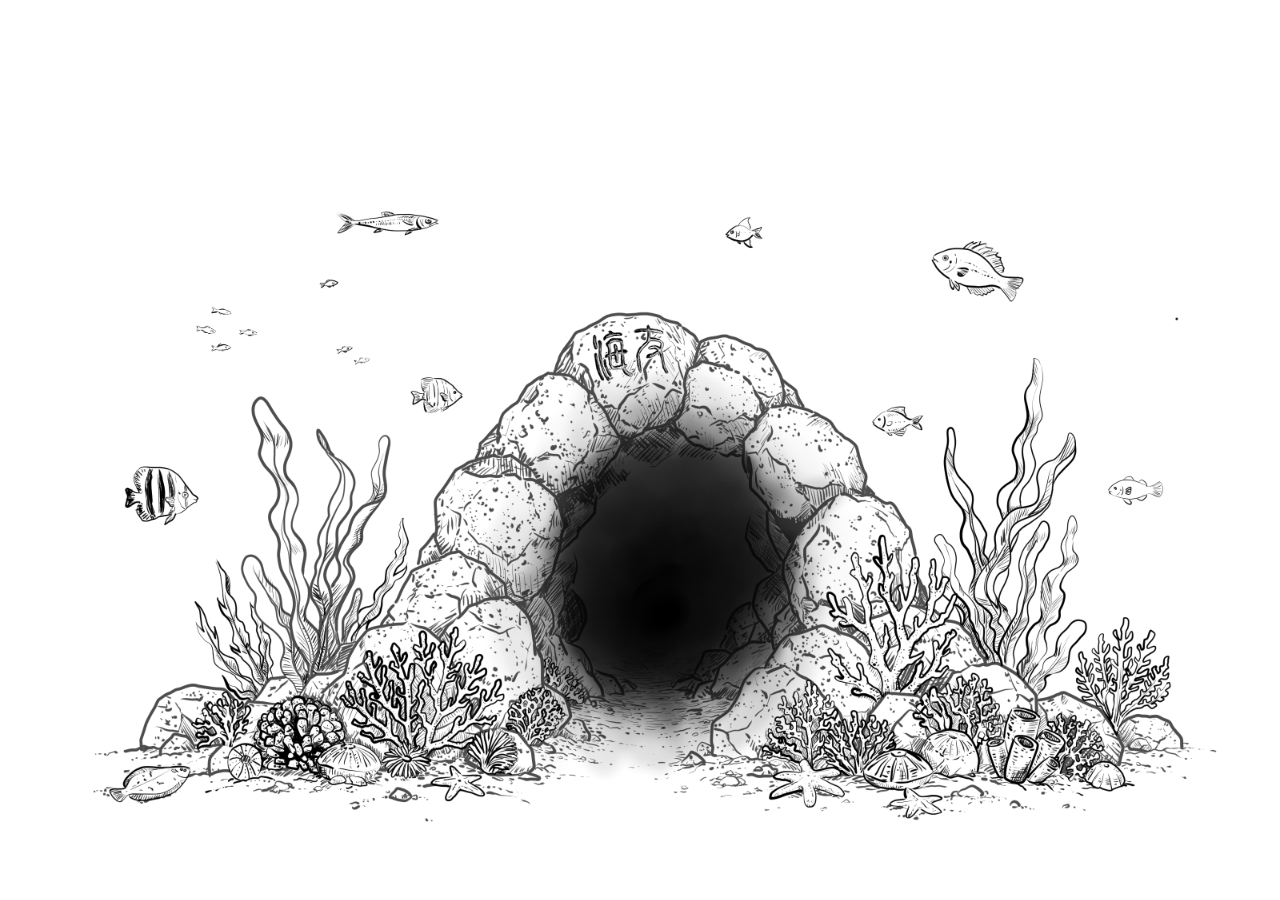
<file: index.html>
<!DOCTYPE html>
<html lang="ko">
<head>
<meta charset="UTF-8">
<meta name="viewport" content="width=device-width, initial-scale=1.0">
<title>HAEWOO</title>
<link rel="icon" href="favicon.ico" sizes="any">
<link rel="icon" type="image/png" sizes="32x32" href="favicon-32.png">
<link rel="icon" type="image/png" sizes="192x192" href="icon-192.png">
<link rel="apple-touch-icon" href="apple-touch-icon.png">
<link rel="stylesheet" href="style.css">
</head>
<body>
<main class="hero-frame">
  <svg class="hero-svg" viewBox="0 0 3200 2000" preserveAspectRatio="xMidYMid meet" xmlns="http://www.w3.org/2000/svg">

    <defs>
      <radialGradient id="caveGlow" cx="50%" cy="50%" r="50%">
        <stop offset="0%" stop-color="#bfeeff" stop-opacity="0.9"/>
        <stop offset="60%" stop-color="#6fc3e8" stop-opacity="0.4"/>
        <stop offset="100%" stop-color="#6fc3e8" stop-opacity="0"/>
      </radialGradient>
      <filter id="boil" x="-15%" y="-15%" width="130%" height="130%">
        <feTurbulence type="fractalNoise" baseFrequency="0.004 0.007" numOctaves="2" seed="7" result="noise"/>
        <feDisplacementMap in="SourceGraphic" in2="noise" xChannelSelector="R" yChannelSelector="G" scale="14">
          <animate attributeName="scale" values="8;20;12;24;8" dur="2.6s" repeatCount="indefinite"/>
        </feDisplacementMap>
      </filter>
    </defs>

    <image href="scene-bg.png" x="0" y="0" width="3200" height="2000"/>

    <!-- 돌담 위 한문: 호버하면 영어(HAEWOO)로 변신 -->
    <g class="text-swap">
      <image class="sprite sprite--text-hanja" href="sprites/text-hanja.png" x="1420" y="655" width="320" height="205"/>
      <image class="sprite sprite--text-en" href="sprites/text-en.png" x="1420" y="655" width="320" height="205"/>
    </g>

    <!-- 동굴 입구 -> 회사소개 -->
    <a href="about.html" class="hotspot hotspot--about">
      <title>회사소개</title>
      <ellipse cx="1700" cy="1400" rx="280" ry="380" fill="rgba(0,0,0,0)"/>
      <ellipse class="cave-glow" cx="1700" cy="1440" rx="190" ry="230" fill="url(#caveGlow)"/>
    </a>

    <!-- 동굴 호버 시 솟아오르는 물방울들 -->
    <g class="bubble-group" aria-hidden="true">
      <image class="bubble" style="--d:0.03s" href="sprites/bubble-62.png" x="1722" y="1432" width="30" height="30"/>
      <image class="bubble" style="--d:0.06s" href="sprites/bubble-61.png" x="1547" y="1419" width="24" height="22"/>
      <image class="bubble" style="--d:0.06s" href="sprites/bubble-60.png" x="1682" y="1417" width="22" height="21"/>
      <image class="bubble" style="--d:0.07s" href="sprites/bubble-59.png" x="1586" y="1410" width="27" height="28"/>
      <image class="bubble" style="--d:0.09s" href="sprites/bubble-57.png" x="1777" y="1389" width="33" height="37"/>
      <image class="bubble" style="--d:0.09s" href="sprites/bubble-58.png" x="1744" y="1395" width="25" height="22"/>
      <image class="bubble" style="--d:0.11s" href="sprites/bubble-56.png" x="1521" y="1384" width="22" height="22"/>
      <image class="bubble" style="--d:0.13s" href="sprites/bubble-55.png" x="1596" y="1367" width="52" height="29"/>
      <image class="bubble" style="--d:0.16s" href="sprites/bubble-54.png" x="1828" y="1342" width="43" height="41"/>
      <image class="bubble" style="--d:0.18s" href="sprites/bubble-51.png" x="1633" y="1293" width="76" height="113"/>
      <image class="bubble" style="--d:0.18s" href="sprites/bubble-53.png" x="1605" y="1330" width="30" height="31"/>
      <image class="bubble" style="--d:0.19s" href="sprites/bubble-52.png" x="1558" y="1325" width="33" height="29"/>
      <image class="bubble" style="--d:0.25s" href="sprites/bubble-50.png" x="1626" y="1292" width="22" height="25"/>
      <image class="bubble" style="--d:0.26s" href="sprites/bubble-47.png" x="1820" y="1263" width="66" height="59"/>
      <image class="bubble" style="--d:0.27s" href="sprites/bubble-49.png" x="1720" y="1280" width="22" height="21"/>
      <image class="bubble" style="--d:0.28s" href="sprites/bubble-48.png" x="1604" y="1272" width="23" height="22"/>
      <image class="bubble" style="--d:0.28s" href="sprites/bubble-44.png" x="1496" y="1249" width="68" height="59"/>
      <image class="bubble" style="--d:0.29s" href="sprites/bubble-46.png" x="1893" y="1259" width="35" height="33"/>
      <image class="bubble" style="--d:0.3s" href="sprites/bubble-45.png" x="1714" y="1258" width="20" height="20"/>
      <image class="bubble" style="--d:0.31s" href="sprites/bubble-43.png" x="1469" y="1247" width="33" height="34"/>
      <image class="bubble" style="--d:0.34s" href="sprites/bubble-42.png" x="1600" y="1225" width="34" height="33"/>
      <image class="bubble" style="--d:0.36s" href="sprites/bubble-41.png" x="1718" y="1202" width="55" height="56"/>
      <image class="bubble" style="--d:0.37s" href="sprites/bubble-40.png" x="1907" y="1199" width="43" height="37"/>
      <image class="bubble" style="--d:0.39s" href="sprites/bubble-38.png" x="1575" y="1188" width="29" height="34"/>
      <image class="bubble" style="--d:0.39s" href="sprites/bubble-39.png" x="1768" y="1188" width="32" height="31"/>
      <image class="bubble" style="--d:0.4s" href="sprites/bubble-37.png" x="1457" y="1182" width="34" height="34"/>
      <image class="bubble" style="--d:0.44s" href="sprites/bubble-36.png" x="1578" y="1162" width="28" height="23"/>
      <image class="bubble" style="--d:0.47s" href="sprites/bubble-35.png" x="1697" y="1134" width="35" height="34"/>
      <image class="bubble" style="--d:0.49s" href="sprites/bubble-33.png" x="1409" y="1116" width="28" height="51"/>
      <image class="bubble" style="--d:0.51s" href="sprites/bubble-32.png" x="1585" y="1107" width="30" height="33"/>
      <image class="bubble" style="--d:0.52s" href="sprites/bubble-31.png" x="1791" y="1098" width="46" height="38"/>
      <image class="bubble" style="--d:0.59s" href="sprites/bubble-29.png" x="1547" y="1047" width="41" height="49"/>
      <image class="bubble" style="--d:0.61s" href="sprites/bubble-28.png" x="1741" y="1030" width="52" height="57"/>
      <image class="bubble" style="--d:0.66s" href="sprites/bubble-27.png" x="1582" y="996" width="49" height="58"/>
      <image class="bubble" style="--d:0.79s" href="sprites/bubble-25.png" x="1586" y="906" width="67" height="63"/>
      <image class="bubble bubble--top" style="--d:1.01s" href="sprites/bubble-22.png" x="1995" y="767" width="42" height="38"/>
      <image class="bubble bubble--top" style="--d:1.05s" href="sprites/bubble-21.png" x="1274" y="735" width="56" height="55"/>
      <image class="bubble bubble--top" style="--d:1.13s" href="sprites/bubble-20.png" x="2070" y="690" width="28" height="29"/>
      <image class="bubble bubble--top" style="--d:1.17s" href="sprites/bubble-18.png" x="1961" y="657" width="50" height="51"/>
      <image class="bubble bubble--top" style="--d:1.17s" href="sprites/bubble-19.png" x="1304" y="669" width="31" height="27"/>
      <image class="bubble bubble--top" style="--d:1.25s" href="sprites/bubble-17.png" x="2042" y="609" width="38" height="39"/>
      <image class="bubble bubble--top" style="--d:1.29s" href="sprites/bubble-16.png" x="1332" y="570" width="57" height="57"/>
      <image class="bubble bubble--top" style="--d:1.31s" href="sprites/bubble-15.png" x="1984" y="569" width="31" height="31"/>
      <image class="bubble bubble--top" style="--d:1.32s" href="sprites/bubble-14.png" x="1243" y="567" width="30" height="30"/>
      <image class="bubble bubble--top" style="--d:1.39s" href="sprites/bubble-13.png" x="1386" y="520" width="32" height="29"/>
      <image class="bubble bubble--top" style="--d:1.42s" href="sprites/bubble-12.png" x="2015" y="497" width="29" height="29"/>
      <image class="bubble bubble--top" style="--d:1.49s" href="sprites/bubble-10.png" x="1306" y="439" width="47" height="47"/>
      <image class="bubble bubble--top" style="--d:1.49s" href="sprites/bubble-11.png" x="2065" y="447" width="35" height="30"/>
      <image class="bubble bubble--top" style="--d:1.57s" href="sprites/bubble-09.png" x="1290" y="386" width="40" height="43"/>
      <image class="bubble bubble--top" style="--d:1.62s" href="sprites/bubble-08.png" x="1371" y="365" width="30" height="29"/>
      <image class="bubble bubble--top" style="--d:1.66s" href="sprites/bubble-07.png" x="2031" y="333" width="38" height="36"/>
      <image class="bubble bubble--top" style="--d:1.7s" href="sprites/bubble-06.png" x="1311" y="302" width="31" height="35"/>
      <image class="bubble bubble--top" style="--d:1.77s" href="sprites/bubble-04.png" x="1362" y="252" width="45" height="43"/>
      <image class="bubble bubble--top" style="--d:1.78s" href="sprites/bubble-05.png" x="2080" y="253" width="26" height="27"/>
      <image class="bubble bubble--top" style="--d:1.8s" href="sprites/bubble-03.png" x="1978" y="244" width="27" height="27"/>
      <image class="bubble bubble--top" style="--d:1.95s" href="sprites/bubble-02.png" x="2045" y="141" width="33" height="30"/>
      <image class="bubble bubble--top" style="--d:1.97s" href="sprites/bubble-01.png" x="1390" y="122" width="38" height="36"/>
      <image class="bubble bubble--top" style="--d:1.98s" href="sprites/bubble-00.png" x="2091" y="120" width="32" height="29"/>
    </g>

    <!-- 물고기 -> https://smartstore.naver.com/mermaidjeju -->
    <a href="https://smartstore.naver.com/mermaidjeju" target="_blank" rel="noopener" class="hotspot"><title>스마트스토어</title><image class="sprite sprite--fish" href="sprites/fish-a.png" x="800" y="260" width="380" height="360"/></a>
    <a href="https://smartstore.naver.com/mermaidjeju" target="_blank" rel="noopener" class="hotspot"><title>스마트스토어</title><image class="sprite sprite--fish" href="sprites/fish-b.png" x="1750" y="345" width="220" height="220"/></a>
    <a href="https://smartstore.naver.com/mermaidjeju" target="_blank" rel="noopener" class="hotspot"><title>스마트스토어</title><image class="sprite sprite--fish" href="sprites/fish-c.png" x="2280" y="400" width="300" height="300"/></a>
    <a href="https://smartstore.naver.com/mermaidjeju" target="_blank" rel="noopener" class="hotspot"><title>스마트스토어</title><image class="sprite sprite--fish" href="sprites/fish-d.png" x="430" y="500" width="550" height="353"/></a>
    <a href="https://smartstore.naver.com/mermaidjeju" target="_blank" rel="noopener" class="hotspot"><title>스마트스토어</title><image class="sprite sprite--fish" href="sprites/fish-e.png" x="1000" y="730" width="230" height="170"/></a>
    <a href="https://smartstore.naver.com/mermaidjeju" target="_blank" rel="noopener" class="hotspot"><title>스마트스토어</title><image class="sprite sprite--fish" href="sprites/fish-f.png" x="2155" y="790" width="180" height="160"/></a>
    <a href="https://smartstore.naver.com/mermaidjeju" target="_blank" rel="noopener" class="hotspot"><title>스마트스토어</title><image class="sprite sprite--fish" href="sprites/fish-g.png" x="270" y="955" width="280" height="280"/></a>
    <a href="https://smartstore.naver.com/mermaidjeju" target="_blank" rel="noopener" class="hotspot"><title>스마트스토어</title><image class="sprite sprite--fish" href="sprites/fish-h.png" x="2740" y="1020" width="180" height="140"/></a>
    <a href="https://smartstore.naver.com/mermaidjeju" target="_blank" rel="noopener" class="hotspot"><title>스마트스토어</title><image class="sprite sprite--boil" href="sprites/fish-i.png" x="280" y="1790" width="240" height="170"/></a>

    <!-- 해초 -> https://www.halfinmermaidtail.com -->
    <a href="https://www.halfinmermaidtail.com" target="_blank" rel="noopener" class="hotspot"><title>halfinmermaidtail</title><image class="sprite sprite--boil" href="sprites/kelp-left.png" x="480" y="600" width="540" height="1100"/></a>
    <a href="https://www.halfinmermaidtail.com" target="_blank" rel="noopener" class="hotspot"><title>halfinmermaidtail</title><image class="sprite sprite--boil" href="sprites/kelp-right.png" x="2330" y="680" width="490" height="1020"/></a>

  </svg>
</main>
<script>
(function () {
  // portrait intro: start zoomed on the cave (x=1700, y=1400 of the
  // 3200x2000 scene), then the CSS animation pulls back to the full view
  if (!matchMedia('(max-aspect-ratio: 1/1)').matches) return;
  var svg = document.querySelector('.hero-svg');
  var rect = svg.getBoundingClientRect();
  var imgH = rect.width / 1.6;                    // letterboxed image height
  var zoom = rect.height / imgH;                  // scale where image fills the height
  var oy = ((rect.height - imgH) / 2 + imgH * (1400 / 2000)) / rect.height * 100;
  svg.style.setProperty('--zoom', zoom.toFixed(3));
  svg.style.setProperty('--oy', oy.toFixed(2) + '%');
  svg.classList.add('zoom-intro');
})();
</script>
</body>
</html>
</file>
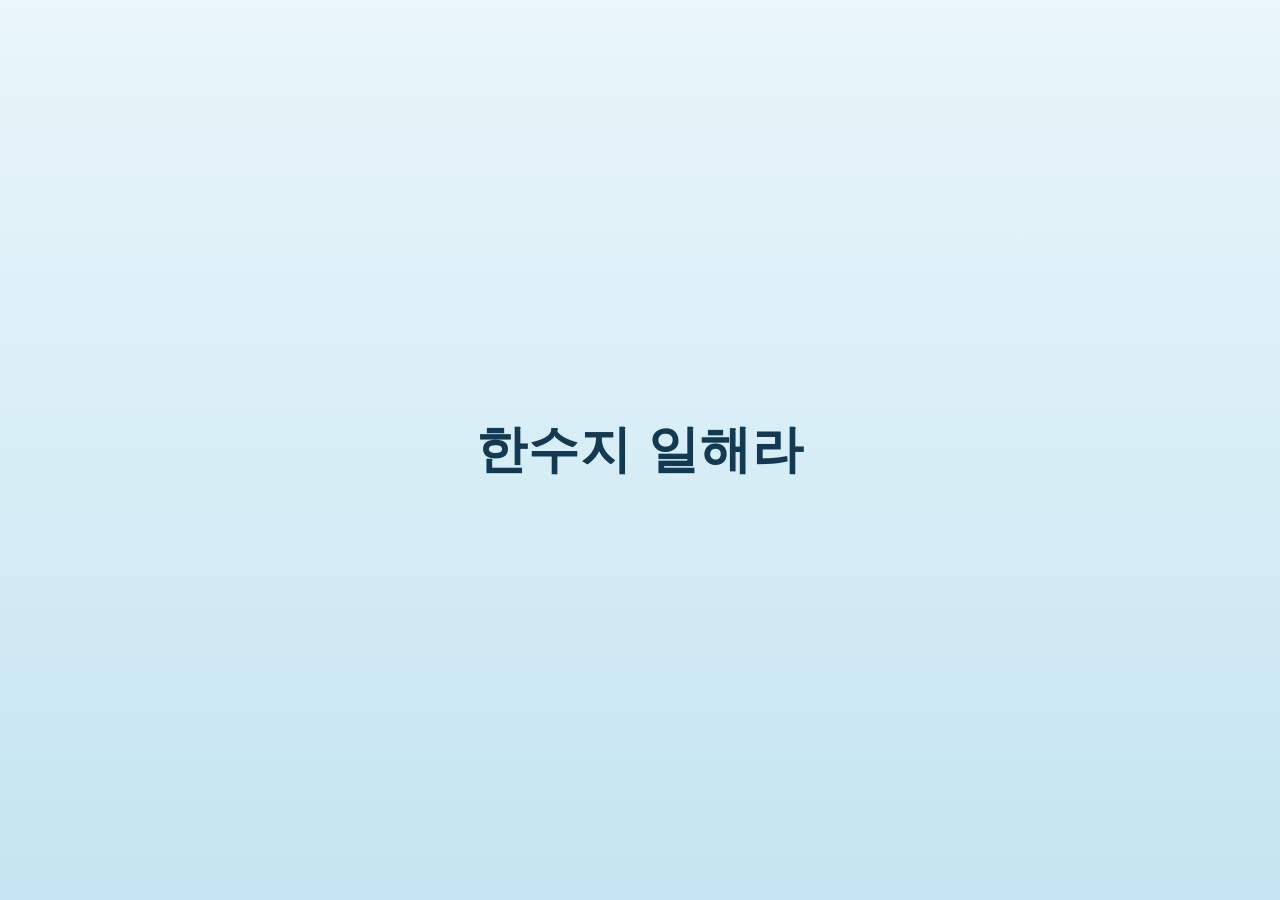
<file: about.html>
<!DOCTYPE html>
<html lang="ko">
<head>
<meta charset="UTF-8">
<meta name="viewport" content="width=device-width, initial-scale=1.0">
<title>회사소개</title>
<link rel="icon" href="favicon.ico" sizes="any">
<link rel="icon" type="image/png" sizes="32x32" href="favicon-32.png">
<link rel="icon" type="image/png" sizes="192x192" href="icon-192.png">
<link rel="apple-touch-icon" href="apple-touch-icon.png">
<link rel="stylesheet" href="style.css">
</head>
<body>
<main class="about-page">
  <h1 class="company-name">한수지 일해라</h1>
</main>
</body>
</html>
</file>
<file: style.css>
* {
  margin: 0;
  padding: 0;
  box-sizing: border-box;
}

html, body {
  width: 100%;
  height: 100%;
  background: #ffffff;
  font-family: -apple-system, "Malgun Gothic", "Apple SD Gothic Neo", "Noto Sans KR", sans-serif;
}

/* ---------- index.html : hero ---------- */

.hero-frame {
  position: relative;
  width: 100vw;
  height: 100vh;
  overflow: hidden;
}

.hero-svg {
  display: block;
  width: 100%;
  height: 100%;
  user-select: none;
}

/* portrait intro: open zoomed in on the cave entrance, then pull back
   until the whole scene fits. --zoom / --oy are computed by the script
   from the actual viewport so the cave fills the screen at the start. */
.hero-svg.zoom-intro {
  transform-origin: 53.125% var(--oy, 70%);
  animation: hero-zoom-out 3s cubic-bezier(0.4, 0, 0.2, 1) 0.6s both;
}

@keyframes hero-zoom-out {
  from { transform: scale(var(--zoom, 3.4)); }
  to   { transform: scale(1); }
}

.hero-svg a {
  cursor: pointer;
}

.hero-svg a:focus {
  outline: none;
}

/* fish sprites: a light, springy wiggle in place */
.sprite--fish {
  transform-box: fill-box;
  transform-origin: 50% 50%;
}

.hotspot:hover .sprite--fish,
.hotspot:focus .sprite--fish {
  animation: fish-wiggle 1.1s ease-in-out infinite;
}

@keyframes fish-wiggle {
  0%, 100% { transform: translate(0, 0) rotate(0deg); }
  20%      { transform: translate(14px, -10px) rotate(-4deg); }
  45%      { transform: translate(-8px, 8px) rotate(3deg); }
  70%      { transform: translate(10px, -6px) rotate(-2deg); }
  85%      { transform: translate(-5px, 4px) rotate(1deg); }
}

/* stone text: 한문 fades away and the English carving fades in */
.sprite--text-hanja {
  opacity: 1;
  transition: opacity 0.7s ease;
}

.sprite--text-en {
  opacity: 0;
  transition: opacity 0.7s ease;
}

.text-swap:hover .sprite--text-hanja {
  opacity: 0;
}

.text-swap:hover .sprite--text-en {
  opacity: 1;
}

/* kelp and the sand-dwelling flatfish are drawn connected to their
   surroundings, so instead of moving (which severs lines) they get a
   hand-drawn "line boil" wobble via an SVG displacement filter that
   keeps every stroke near its original position */
.hotspot:hover .sprite--boil,
.hotspot:focus .sprite--boil {
  filter: url(#boil);
}

/* cave hover: bubbles pop into existence from the cave mouth upward,
   each with a staggered delay (--d) set per bubble in the markup */
.bubble-group {
  pointer-events: none;
}

.bubble {
  opacity: 0;
  transition: opacity 0.5s ease;
  transform-box: fill-box;
  transform-origin: 50% 50%;
}

/* bubbles above the cave mouth loop on their own, always */
.bubble--top {
  animation: bubble-cycle 5s ease-in-out var(--d) infinite;
}

.hotspot--about:hover + .bubble-group .bubble:not(.bubble--top),
.hotspot--about:focus + .bubble-group .bubble:not(.bubble--top) {
  animation:
    bubble-pop 0.45s ease-out var(--d) both,
    bubble-float 3s ease-in-out calc(var(--d) + 0.45s) infinite;
}

@keyframes bubble-pop {
  from { opacity: 0; transform: translateY(26px) scale(0.3); }
  to   { opacity: 1; transform: translateY(0) scale(1); }
}

@keyframes bubble-float {
  0%, 100% { transform: translateY(0); }
  50%      { transform: translateY(-10px); }
}

/* cave: a soft pulsing glow from within, no shape overlay */
.cave-glow {
  opacity: 0;
  transition: opacity 0.4s ease;
  transform-box: fill-box;
  transform-origin: 50% 50%;
  pointer-events: none;
}

.hotspot--about:hover .cave-glow,
.hotspot--about:focus .cave-glow {
  opacity: 1;
  animation: cave-glow 1.8s ease-in-out infinite;
}

@keyframes cave-glow {
  0%, 100% { opacity: 0.35; transform: scale(1); }
  50%      { opacity: 0.7; transform: scale(1.1); }
}

/* touch devices have no hover, so everything stays gently alive:
   fish swim, kelp and the flatfish boil, the cave glows, bubbles rise
   in looping waves, and the stone text alternates between scripts */
@media (hover: none) {
  .sprite--fish {
    animation: fish-wiggle 1.8s ease-in-out infinite;
  }

  .sprite--boil {
    filter: url(#boil);
  }

  .cave-glow {
    opacity: 1;
    animation: cave-glow 2.4s ease-in-out infinite;
  }

  .bubble {
    animation: bubble-cycle 5s ease-in-out var(--d) infinite;
  }

  .sprite--text-hanja {
    animation: hanja-cycle 10s ease-in-out infinite;
  }

  .sprite--text-en {
    animation: en-cycle 10s ease-in-out infinite;
  }
}

@keyframes bubble-cycle {
  0%   { opacity: 0; transform: translateY(26px) scale(0.4); }
  22%  { opacity: 1; transform: translateY(0) scale(1); }
  70%  { opacity: 1; transform: translateY(-14px) scale(1); }
  100% { opacity: 0; transform: translateY(-30px) scale(0.9); }
}

@keyframes hanja-cycle {
  0%, 42%   { opacity: 1; }
  52%, 90%  { opacity: 0; }
  100%      { opacity: 1; }
}

@keyframes en-cycle {
  0%, 42%   { opacity: 0; }
  52%, 90%  { opacity: 1; }
  100%      { opacity: 0; }
}

/* ---------- about.html ---------- */

.about-page {
  min-height: 100vh;
  display: flex;
  align-items: center;
  justify-content: center;
  background: linear-gradient(180deg, #eaf6fb 0%, #d4ecf5 60%, #c3e4f0 100%);
  text-align: center;
}

.about-page .company-name {
  font-size: clamp(1.8rem, 5vw, 3.2rem);
  color: #123a52;
  letter-spacing: 0.02em;
}
</file>
